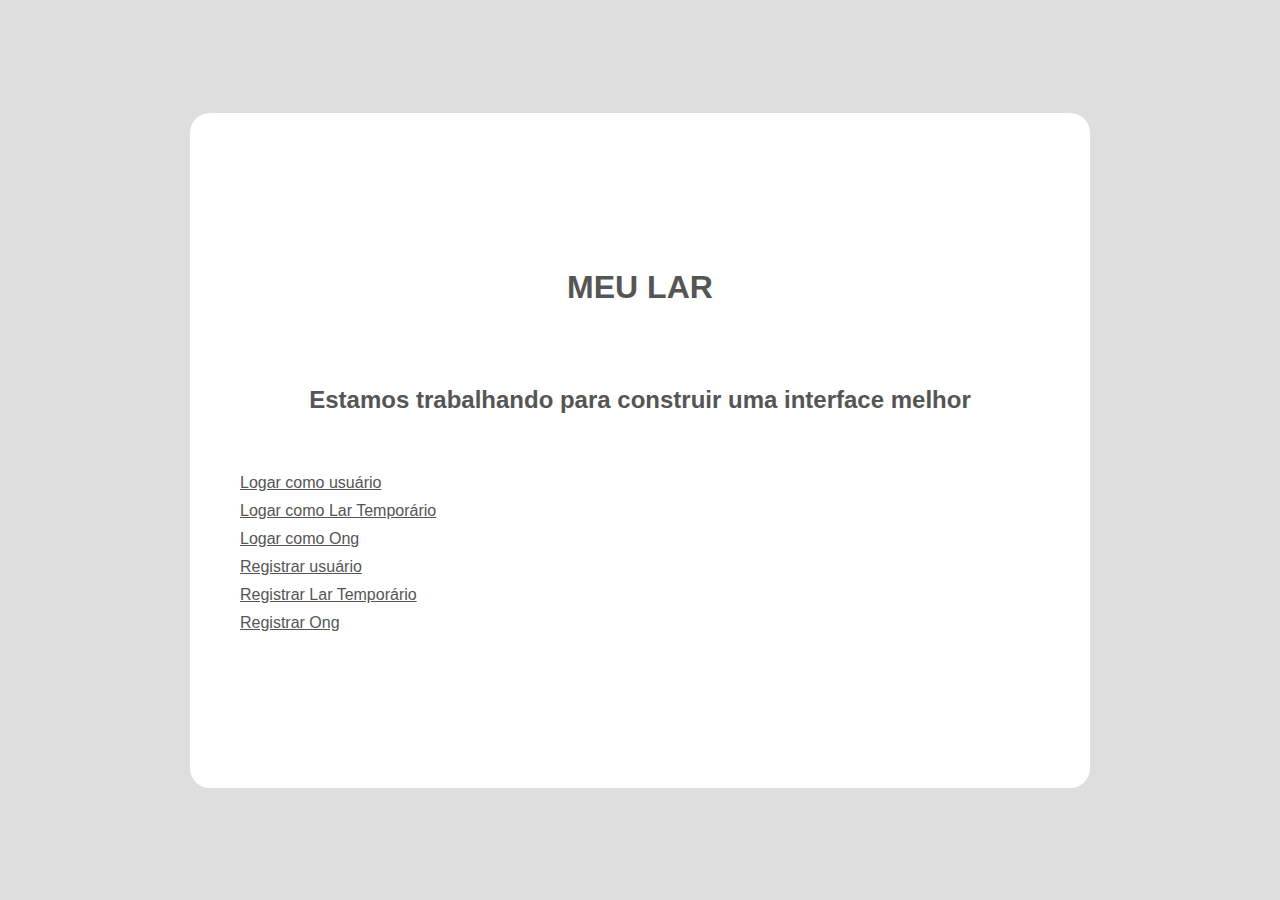
<file: index.html>
<!DOCTYPE html>
<html lang="pt-BR">
  <head>
    <meta charset="UTF-8" />
    <meta name="viewport" content="width=device-width, initial-scale=1.0" />

    <link rel="stylesheet" href="global.css" />
    <link rel="stylesheet" href="style.css" />
    <title>Meu Lar</title>
  </head>
  <body>
    <div id="content">
      <h1>MEU LAR</h1>
      <h2>Estamos trabalhando para construir uma interface melhor</h2>

      <p><a href="view/pages/login/">Logar como usuário</a></p>
      <p><a href="view/pages/loginLar/">Logar como Lar Temporário</a></p>
      <p><a href="view/pages/loginOng/">Logar como Ong</a></p>

      <p><a href="view/pages/register/">Registrar usuário</a></p>
      <p><a href="view/pages/registerLar/">Registrar Lar Temporário</a></p>
      <p><a href="view/pages/registerOng/">Registrar Ong</a></p>
    </div>
  </body>
</html>
</file>
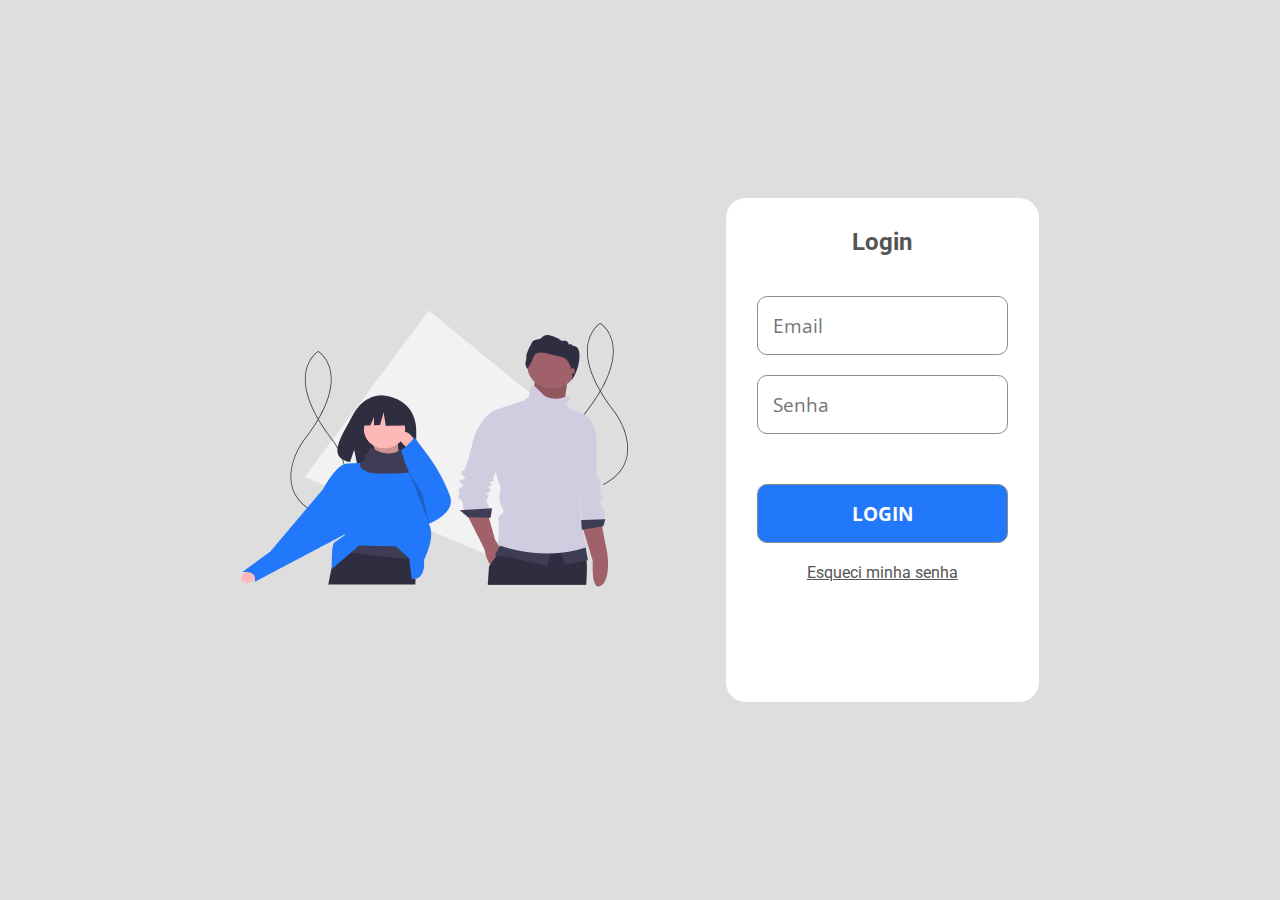
<file: view/pages/login/index.html>
<!DOCTYPE html>
<html lang="pt-BR">
  <head>
    <meta charset="UTF-8" />
    <meta name="viewport" content="width=device-width, initial-scale=1.0" />

    <link rel="stylesheet" href="../../../global.css" />
    <link rel="stylesheet" href="style.css" />

    <title>Login</title>
  </head>
  <body>
    <section>
      <figure>
        <figcaption class="hidden">Login</figcaption>
        <img src="../../assets/cadastro_pessoas.png" alt="Cadastro" />
      </figure>

      <form method="POST">
        <h2>Login</h2>
        <div id="info">
          <label for="email" class="hidden">Email</label>
          <input type="email" placeholder="Email" id="email" />

          <label for="pass" class="hidden">Senha</label>
          <input type="password" placeholder="Senha" id="pass" />
        </div>

        <div id="buttonSubmit">
          <input type="submit" value="Login" id="loginButton" />
          <a href="../working/">Esqueci minha senha</a>
        </div>
      </form>
    </section>

    <div id="message" class="hidden" ></div>

    <script src="login.js"></script>
  </body>
</html>
</file>
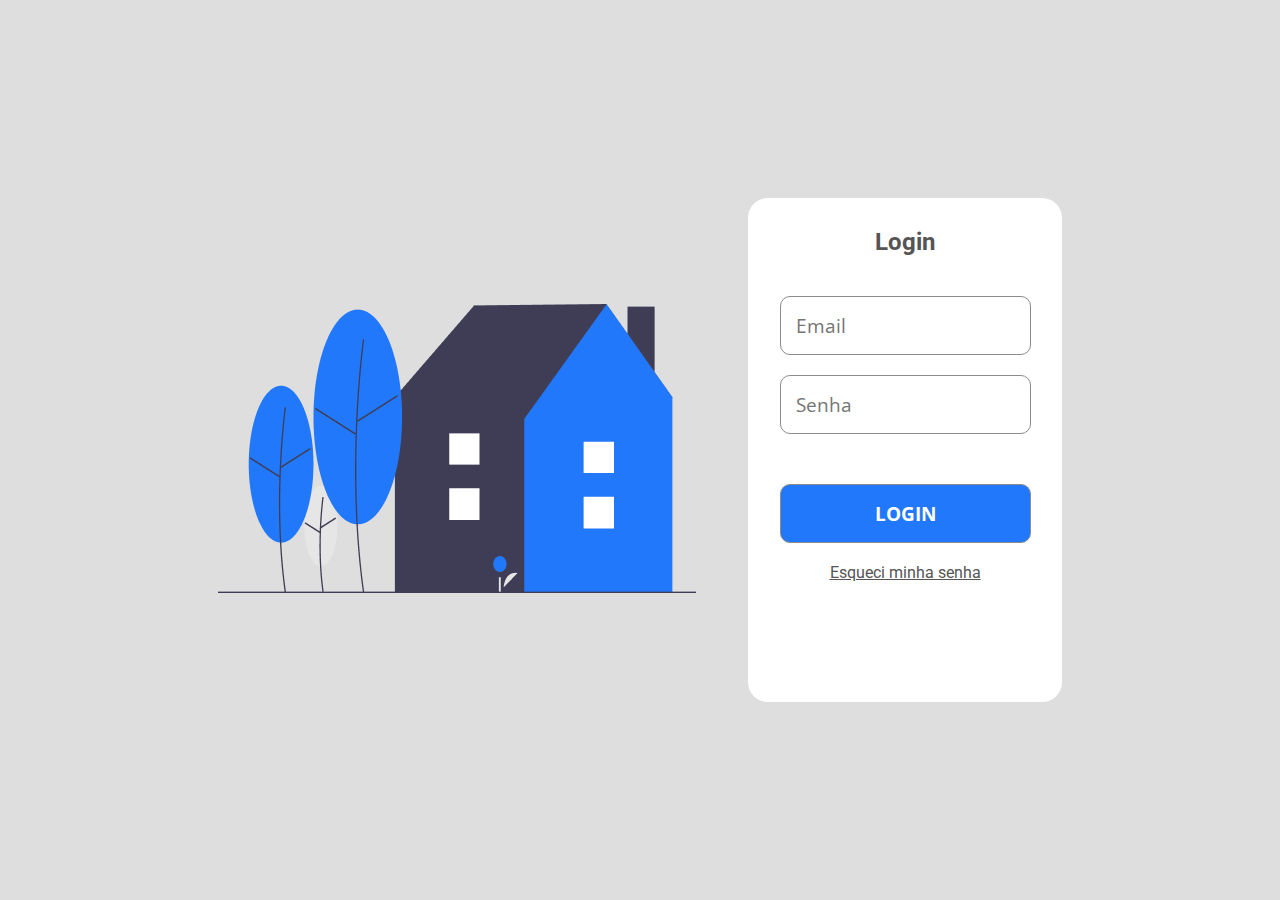
<file: view/pages/loginLar/index.html>
<!DOCTYPE html>
<html lang="pt-BR">
  <head>
    <meta charset="UTF-8" />
    <meta name="viewport" content="width=device-width, initial-scale=1.0" />

    <link rel="stylesheet" href="../../../global.css" />
    <link rel="stylesheet" href="style.css" />

    <title>Login</title>
  </head>
  <body>
    <section>
      <figure>
        <figcaption class="hidden">Lares</figcaption>
        <img src="../../assets/cadastro_lar.png" alt="Cadastro" />
      </figure>

      <form>
        <h2>Login</h2>
        <div id="info">
          <label for="email" class="hidden">Email</label>
          <input type="email" placeholder="Email" id="email" />

          <label for="pass" class="hidden">Senha</label>
          <input type="password" placeholder="Senha" id="pass" />
        </div>

        <div id="buttonSubmit">
          <input type="submit" value="Login" id="loginButton" />
          <a href="../working/">Esqueci minha senha</a>
        </div>
      </form>
    </section>

    <div id="message" class="hidden" ></div>

    <script src="login.js"></script>
  </body>
</html>
</file>
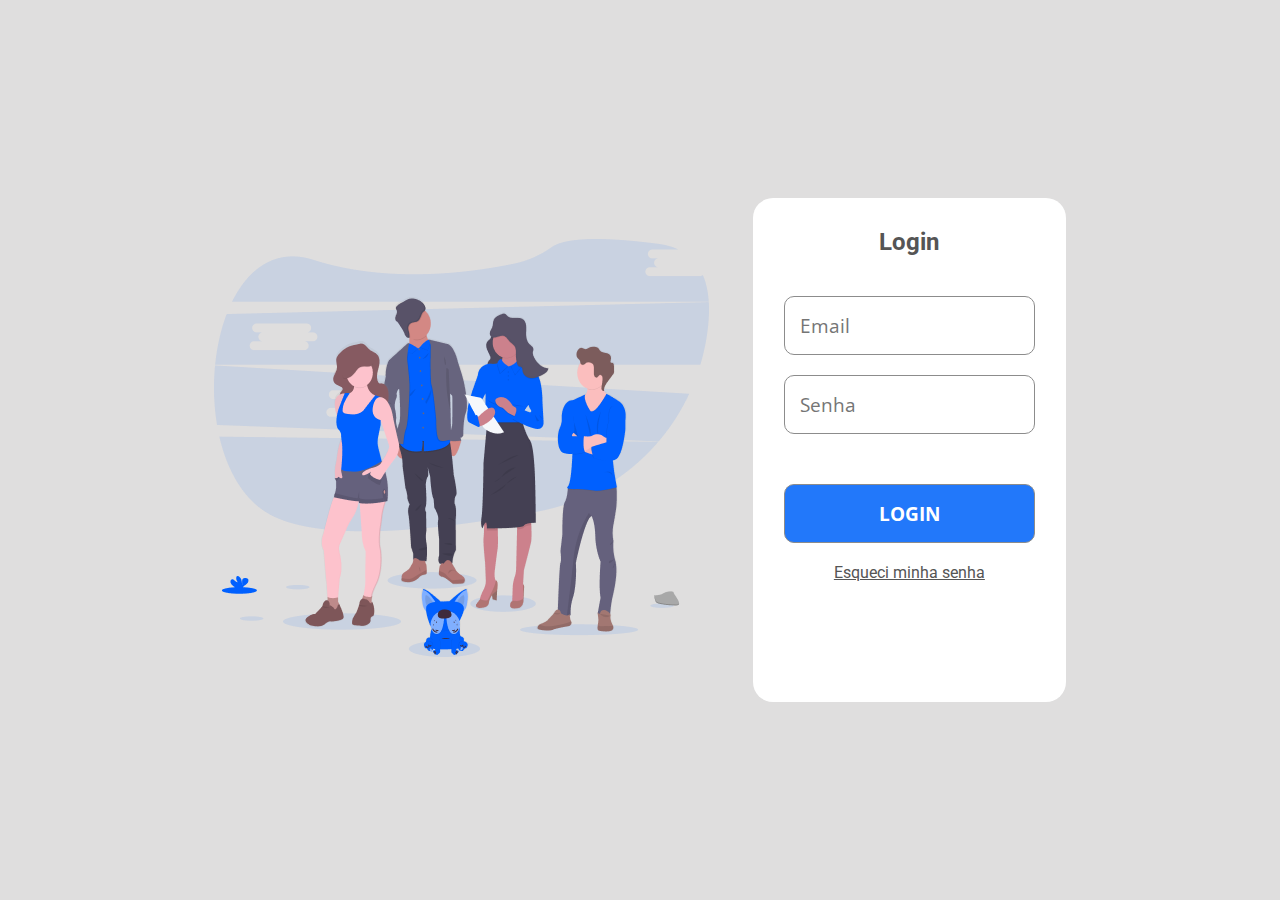
<file: view/pages/loginOng/index.html>
<!DOCTYPE html>
<html lang="pt-BR">
  <head>
    <meta charset="UTF-8" />
    <meta name="viewport" content="width=device-width, initial-scale=1.0" />

    <link rel="stylesheet" href="../../../global.css" />
    <link rel="stylesheet" href="style.css" />

    <title>Login</title>
  </head>
  <body>
    <section>
      <figure>
        <figcaption class="hidden">Login</figcaption>
        <img src="../../assets/cadastro_ong.png" alt="Cadastro" />
      </figure>

      <form method="POST">
        <h2>Login</h2>
        <div id="info">
          <label for="email" class="hidden">Email</label>
          <input type="email" placeholder="Email" id="email" />

          <label for="pass" class="hidden">Senha</label>
          <input type="password" placeholder="Senha" id="pass" />
        </div>

        <div id="buttonSubmit">
          <input type="submit" value="Login" id="loginButton" />
          <a href="../working/">Esqueci minha senha</a>
        </div>
      </form>
    </section>

    <div id="message" class="hidden" ></div>

    <script src="login.js"></script>
  </body>
</html>
</file>
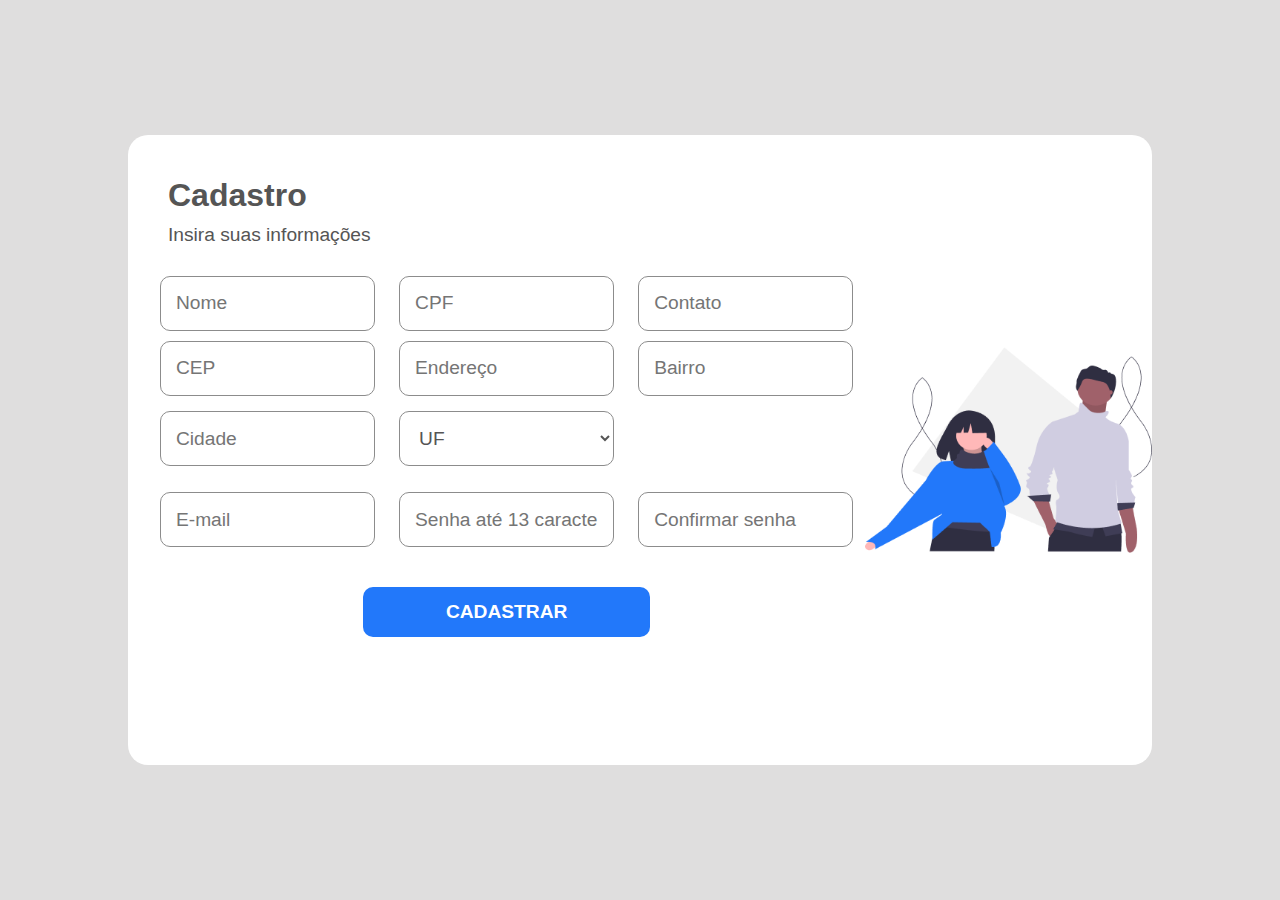
<file: view/pages/register/index.html>
<!DOCTYPE html>
<html lang="pt-BR">
  <head>
    <meta charset="UTF-8" />
    <meta name="viewport" content="width=device-width, initial-scale=1.0" />

    <link rel="stylesheet" href="../../../global.css" />
    <link rel="stylesheet" href="style.css" />

    <title>Cadastro</title>
  </head>

  <body>
    <div id="content">
      <form>
        <h1>Cadastro</h1>
        <p>Insira suas informações</p>
        <div id="account-main">
          <input type="text" placeholder="Nome" id="name" name="nome" />
          <input
            type="text"
            placeholder="CPF"
            id="cpf"
            name="cpf"
            maxlength="14"
          />
          <input
            type="text"
            placeholder="Contato"
            id="contact"
            maxlength="15"
          />
        </div>

        <div id="address">
          <input type="text" placeholder="CEP" id="cep" maxlength="9" />
          <input type="text" placeholder="Endereço" id="street" />
          <input type="text" placeholder="Bairro" id="neighborhood" />
          <input type="text" placeholder="Cidade" id="city" />
          <select id="uf">
            <option value="none">UF</option>
          </select>
        </div>

        <div id="account-info">
          <input type="email" id="email" placeholder="E-mail" />
          <input
            type="password"
            id="pass"
            placeholder="Senha até 13 caracteres"
            maxlength="13"
          />
          <input
            type="password"
            placeholder="Confirmar senha"
            maxlength="13"
            id="passConfirm"
          />
        </div>

        <input type="submit" value="Cadastrar" id="submit" />
      </form>

      <img src="../../assets/cadastro_pessoas.png" alt="Cadastro" />
    </div>

    <div id="message" class="hidden" ></div>

    <script src="../../components/functions/getInfo.js"></script>
    <script src="../../components/functions/validation.js"></script>
    <script src="../../components/functions/masks.js"></script>
    <script src="register.js"></script>
  </body>
</html>
</file>
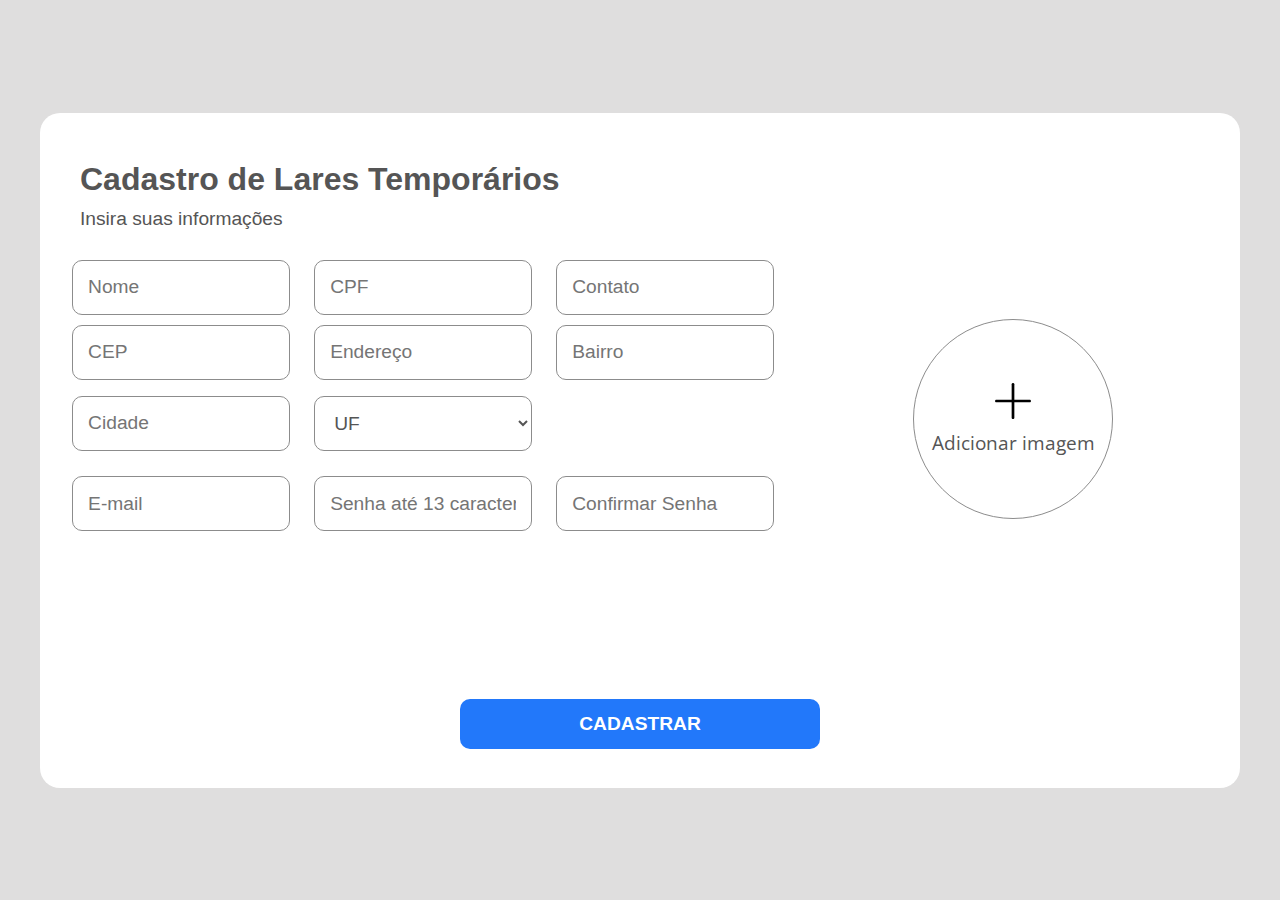
<file: view/pages/registerLar/index.html>
<!DOCTYPE html>
<html lang="pt-BR">
  <head>
    <meta charset="UTF-8" />
    <meta name="viewport" content="width=device-width, initial-scale=1.0" />

    <link rel="stylesheet" href="../../../global.css" />
    <link rel="stylesheet" href="style.css" />

    <title>Cadastro</title>
  </head>

  <body>
    <div id="content">
      <form>
        <div id="aside-left">
          <h1>Cadastro de Lares Temporários</h1>
          <p>Insira suas informações</p>
          <div id="account-main">
            <input type="text" placeholder="Nome" id="name" required />
            <input
              type="text"
              placeholder="CPF"
              id="cpf"
              required
              maxlength="14"
            />
            <input
              type="text"
              placeholder="Contato"
              id="contact"
              required
              maxlength="15"
            />
          </div>

          <div id="address">
            <input
              type="text"
              placeholder="CEP"
              id="cep"
              required
              maxlength="9"
            />
            <input type="text" placeholder="Endereço" id="street" required />
            <input
              type="text"
              placeholder="Bairro"
              id="neighborhood"
              required
            />
            <input type="text" placeholder="Cidade" id="city" required />
            <select id="uf">
              <option value="none">UF</option>
            </select>
          </div>

          <div id="account-info">
            <input type="email" id="email" placeholder="E-mail" required />
            <input
              type="password"
              id="pass"
              placeholder="Senha até 13 caracteres"
              maxlength="13"
              required
            />
            <input
              type="password"
              id="passConfirm"
              placeholder="Confirmar Senha"
              maxlength="13"
              required
            />
          </div>
        </div>

        <div id="aside-rigth">
          <div id="lateral">
            <label id="img" for="sendImg">
              <img src="../../assets/plus.svg" alt="Adicionar Imagem" />
              Adicionar imagem
            </label>
            <input type="file" id="sendImg"  name="imagem"  />
          </div>
        </div>
      </form>
      <input type="submit" value="Cadastrar" id="send" />
    </div>

    <div id="message" class="hidden"></div>

    <script src="../../components/functions/getInfo.js"></script>
    <script src="../../components/functions/validation.js"></script>
    <script src="../../components/functions/masks.js"></script>
    <script src="registerLar.js"></script>
  </body>
</html>
</file>
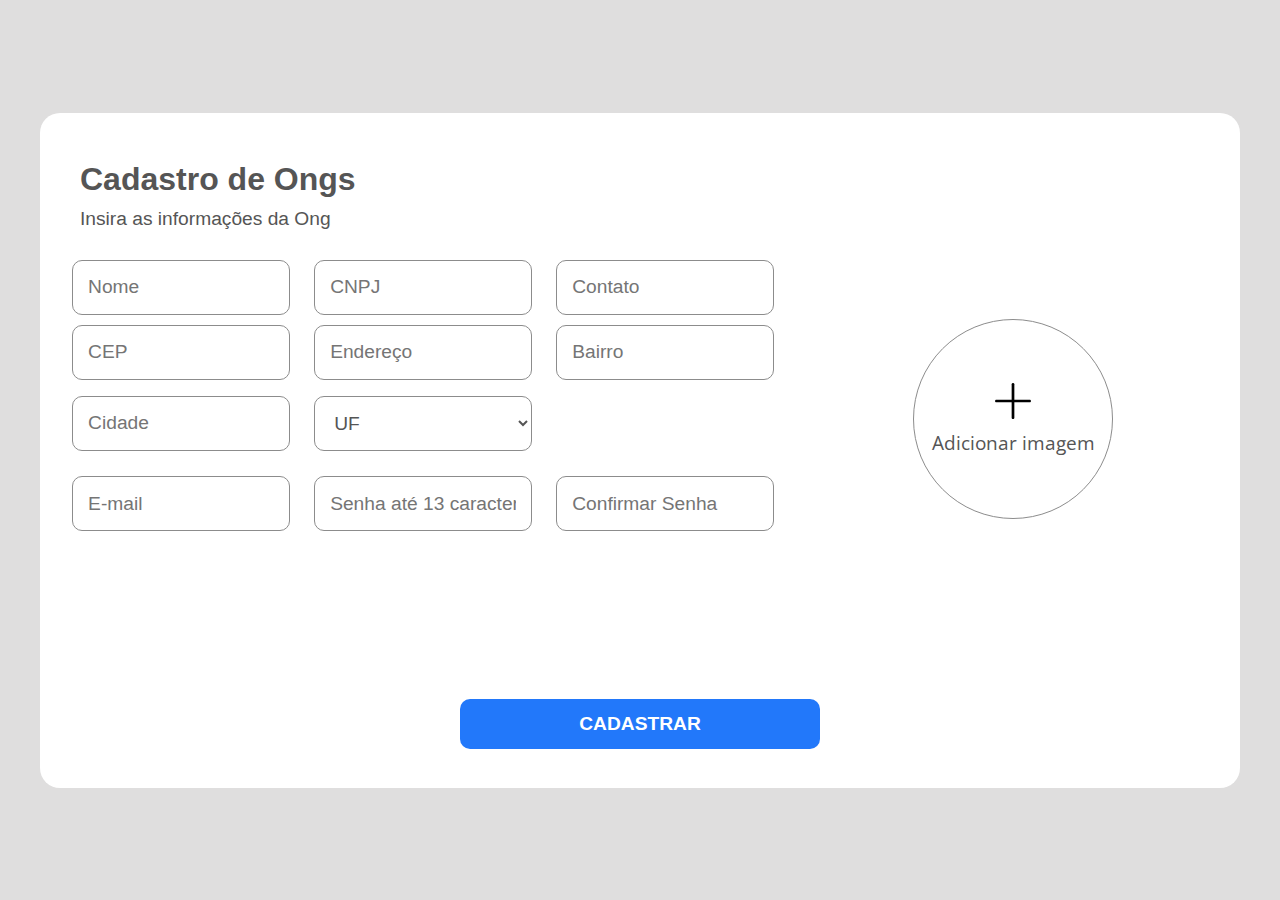
<file: view/pages/registerOng/index.html>
<!DOCTYPE html>
<html lang="pt-BR">
  <head>
    <meta charset="UTF-8" />
    <meta name="viewport" content="width=device-width, initial-scale=1.0" />

    <link rel="stylesheet" href="../../../global.css" />
    <link rel="stylesheet" href="style.css" />

    <title>Cadastro</title>
  </head>

  <body>
    <div id="content">
      <form action="">
        <div id="aside-left">
          <h1>Cadastro de Ongs</h1>
          <p>Insira as informações da Ong</p>
          <div id="account-main">
            <input type="text" placeholder="Nome" id="name" required />
            <input
              type="text"
              placeholder="CNPJ"
              id="cnpj"
              maxlength="18"
              required
            />
            <input
              type="text"
              placeholder="Contato"
              id="contact"
              required
              maxlength="15"
            />
          </div>

          <div id="address">
            <input
              type="text"
              placeholder="CEP"
              id="cep"
              required
              maxlength="9"
            />
            <input type="text" placeholder="Endereço" id="street" required />
            <input
              type="text"
              placeholder="Bairro"
              id="neighborhood"
              required
            />
            <input type="text" placeholder="Cidade" id="city" required />
            <select id="uf">
              <option value="none">UF</option>
            </select>
          </div>

          <div id="account-info">
            <input type="email" id="email" placeholder="E-mail" required />
            <input
              type="password"
              id="pass"
              placeholder="Senha até 13 caracteres"
              maxlength="13"
              required
            />
            <input
              type="password"
              id="passConfirm"
              placeholder="Confirmar Senha"
              maxlength="13"
              required
            />
          </div>
        </div>

        <div id="aside-rigth">
          <div id="lateral">
            <label id="img" for="sendImg">
              <img src="../../assets/plus.svg" alt="Adicionar Imagem" />
              Adicionar imagem
            </label>
            <input type="file" id="sendImg" name="imagem" />
          </div>
        </div>
      </form>
      <input type="submit" value="Cadastrar" id="send" />
    </div>

    <div id="message" class="hidden"></div>

    <script src="../../components/functions/getInfo.js"></script>
    <script src="../../components/functions/validation.js"></script>
    <script src="../../components/functions/masks.js"></script>
    <script src="registerOng.js"></script>
  </body>
</html>
</file>
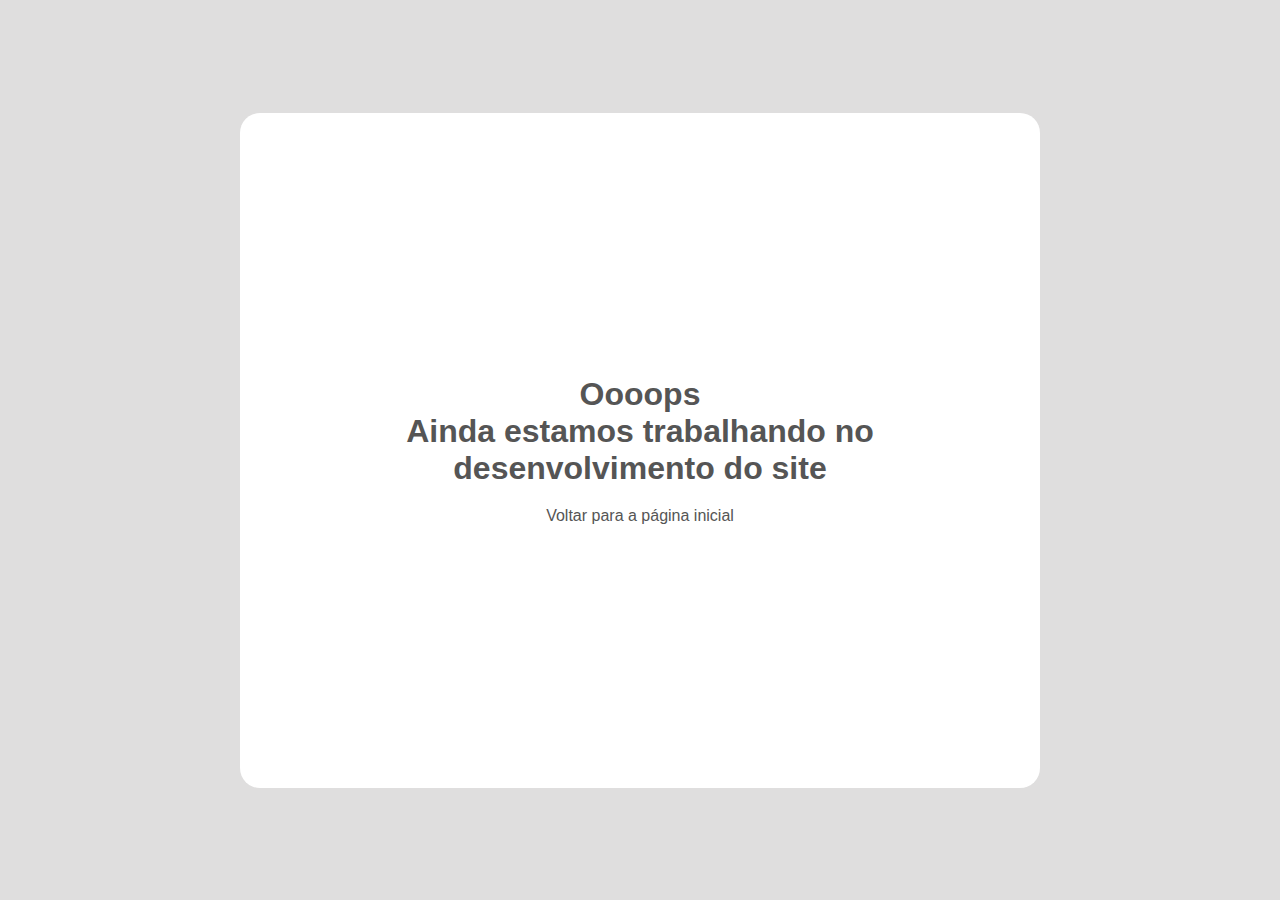
<file: view/pages/working/index.html>
<!DOCTYPE html>
<html lang="pt-BR">
  <head>
    <meta charset="UTF-8" />
    <meta name="viewport" content="width=device-width, initial-scale=1.0" />

    <link rel="stylesheet" href="style.css">
    <title>Ooops</title>
  </head>
  <body>
    <div id="content">
      <h1>Oooops</h1>
      <h1>Ainda estamos trabalhando no desenvolvimento do site</h1>

      <a href="../../../">Voltar para a página inicial</a>
    </div>
  </body>
</html>
</file>
<file: global.css>
@import url("https://fonts.googleapis.com/css2?family=Open+Sans&family=Roboto:wght@400;500;700&display=swap");

:root {
  --bg-color: #dfdede;
  --bg-form-color: #fff;
  --border: 1px solid #8c8c8c;
  --button-bg: #2278fa;
  --button-bg-hover: #3f88f7;
  --primary-color: #555555;
  --secondary-color: #fff;
}

* {
  margin: 0;
  top: 0;
  box-sizing: border-box;
}

body {
  background: var(--bg-color);
}

input:-webkit-autofill {
  -webkit-box-shadow: 0 0 0 30px #fff inset;
}

input:-webkit-autofill {
  -webkit-text-fill-color: var(--primary-color) !important;
}

.is-invalid {
  border: 1px solid #f00 !important;
}

.is-valid {
  border: 1px solid #24fa24 !important;
}

a:hover {
  text-decoration: underline;
}
</file>
<file: style.css>
body {
  width: 100vw;
  height: 100vh;

  display: flex;
  flex-direction: column;
  justify-content: center;
  align-items: center;
}

#content {
  width: 100%;
  max-width: 900px;

  height: 75%;

  background-color: var(--bg-form-color);
  border-radius: 20px;

  display: flex;
  flex-direction: column;
  justify-content: center;
}

h1 {
    color: var(--primary-color);
    font-size: 2rem;
    font-family: "Open-Sans", sans-serif;
    text-align: center;
    margin-bottom: 80px;
}

h2 {
    color: var(--primary-color);
    font-size: 1.5rem;
    font-family: "Open-Sans", sans-serif;
    text-align: center;
    margin-bottom: 50px;
}

p {
    
    font-size: 1rem;
    font-family: "Open-Sans", sans-serif;
    margin-top: 10px;
    
    margin-left: 50px;
}

a {
    color: var(--primary-color);
}
</file>
<file: view/pages/login/style.css>
.hidden {
  display: none;
}

body {
  background: var(--bg-color);
  height: 100vh;
  display: flex;
  align-items: center;
  justify-content: center;
}

section {
  width: 70%;
  display: flex;
  height: 80%;
  /* position: absolute;
  top: 50%;
  left: 50%;
  transform: translate(-50%, -50%); */
  border-radius: 20px;
  justify-content: space-around;
  align-items: center;
}

section form {
  background: var(--bg-form-color);
  height: 70%;
  border-radius: 20px;
  display: flex;
  flex-direction: column;
  width: 35%;
  align-items: center;
}

section form #info,
section form #buttonSubmit {
  display: flex;
  flex-direction: column;
  width: 100%;
  align-items: center;
}

section form h2 {
  text-align: center;
  margin: 30px 0;
  font-family: Roboto, sans-serif;
  font-weight: medium;
  color: var(--primary-color);
}

section form input {
  width: 80%;
  padding: 15px;
  margin: 10px 0;
  border: var(--border);
  border-radius: 10px;
  font-size: 1.2rem;
  outline: none;
  font-family: "Open Sans", sans-serif;
  color: var(--primary-color);
}

section form input[type="submit"] {
  background: var(--button-bg);
  color: #fff;
  text-transform: uppercase;
  font-weight: bold;
  cursor: pointer;
  margin-top: 40px;
}

section form a {
  color: var(--primary-color);
  margin-top: 10px;
  font-family: Roboto, sans-serif;
}

#message {
  position: absolute;
  top: 5px;
  left: 0;
  width: 18%;
  height: 5vh;
  line-height: 5vh;
  background: #fff;
  font-family: "Open-Sans", sans-serif;
  padding-left: 15px;
  color: var(--primary-color);
  animation: fadeIn 0.5s;
  border-radius: 8px;
}

@keyframes fadeIn {
  0% {
    left: -500px;
  }

  100% {
    left: 0;
  }
}

@keyframes fadeOut {
  0% {
    left: 0px;
  }

  100% {
    left: -500px;
  }
}

div#message.success {
  color: var(--primary-color);
}

div#message.error {
  color: #f00;
}

@media (max-width: 648px) {
  section {
    width: 100vw;
    height: 100vh;

    display: flex;
    flex-direction: column;
    justify-content: center;
    align-items: center;
  }

  section figure {
    display: flex;
    justify-content: center;
    align-items: center;
  }

  section figure img {
    width: 70%;
  }

  section form {
    width: 100%;
    height: 85%;

    display: flex;
    justify-content: space-around;
    align-items: center;
  }

  section form h2 {
    font-size: 2rem;
    margin-top: 50px;
  }

  section form #info {
    height: 50%;
    width: 100%;
    display: flex;
    flex-direction: column;
    align-items: center;
  }

  section form #buttonSubmit {
    height: 40%;
    width: 100%;
    display: flex;
    flex-direction: column;
    align-items: center;
  }
}
</file>
<file: view/pages/loginLar/style.css>
.hidden {
  display: none;
}

body {
  background: var(--bg-color);
}

section {
  width: 70%;
  display: flex;
  height: 80vh;
  position: absolute;
  top: 50%;
  left: 50%;
  transform: translate(-50%, -50%);
  border-radius: 20px;
  justify-content: space-around;
  align-items: center;
}

section form {
  background: var(--bg-form-color);
  height: 70%;
  border-radius: 20px;
  display: flex;
  flex-direction: column;
  width: 35%;
  align-items: center;
}

section form #info, section form #buttonSubmit {
  display: flex;
  flex-direction: column;
  width: 100%;
  align-items: center;
}

section form h2 {
  text-align: center;
  margin: 30px 0;
  font-family: Roboto, sans-serif;
  font-weight: medium;
  color: var(--primary-color);
}

section form input {
  width: 80%;
  padding: 15px;
  margin: 10px 0;
  border: var(--border);
  border-radius: 10px;
  font-size: 1.2rem;
  outline: none;
  font-family: "Open Sans", sans-serif;
  color: var(--primary-color);
}

section form input[type="submit"] {
  background: var(--button-bg);
  color: #fff;
  text-transform: uppercase;
  font-weight: bold;
  cursor: pointer;
  margin-top: 40px;
}

section form a {
  color: var(--primary-color);
  margin-top: 10px;
  font-family: Roboto, sans-serif;
}

#message {
  position: absolute;
  top: 5px;
  left: 0;
  width: 18%;
  height: 5vh;
  line-height: 5vh;
  background: #fff;
  font-family: "Open-Sans", sans-serif;
  padding-left: 15px;
  color: var(--primary-color);
  animation: fadeIn 0.5s;
  border-radius: 8px;
}

@keyframes fadeIn {
  0% {
    left: -500px;
  }

  100% {
    left: 0;
  }
}

@keyframes fadeOut {
  0% {
    left: 0px;
  }

  100% {
    left: -500px;
  }
}

div#message.success {
  color: var(--primary-color);
}

div#message.error {
  color: #f00;
}

@media (max-width: 640px) {
  section {
    width: 100vw;
    height: 100vh;

    display: flex;
    flex-direction: column;
    justify-content: center;
    align-items: center;
  }

  section figure {
    display: flex;
    justify-content: center;
    align-items: center;
  }

  section figure img {
    width: 70%;
  }

  section form {
    width: 100%;
    height: 85%;

    display: flex;
    justify-content: space-around;
    align-items: center;
  }

  section form h2 {
    font-size: 2rem;
    margin-top: 50px;
  }

  section form #info {
    height: 50%;
    width: 100%;
    display: flex;
    flex-direction: column;
    align-items: center;
  }

  section form #buttonSubmit {
    height: 40%;
    width: 100%;
    display: flex;
    flex-direction: column;
    align-items: center;
  }
}
</file>
<file: view/pages/loginOng/style.css>
.hidden {
  display: none;
}

body {
  background: var(--bg-color);
}

section {
  width: 70%;
  display: flex;
  height: 80vh;
  position: absolute;
  top: 50%;
  left: 50%;
  transform: translate(-50%, -50%);
  border-radius: 20px;
  justify-content: space-around;
  align-items: center;
}

section form {
  background: var(--bg-form-color);
  height: 70%;
  border-radius: 20px;
  display: flex;
  flex-direction: column;
  width: 35%;
  align-items: center;
}

section form #info, section form #buttonSubmit {
  display: flex;
  flex-direction: column;
  width: 100%;
  align-items: center;
}

section form h2 {
  text-align: center;
  margin: 30px 0;
  font-family: Roboto, sans-serif;
  font-weight: medium;
  color: var(--primary-color);
}

section form input {
  width: 80%;
  padding: 15px;
  margin: 10px 0;
  border: var(--border);
  border-radius: 10px;
  font-size: 1.2rem;
  outline: none;
  font-family: "Open Sans", sans-serif;
  color: var(--primary-color);
}

section form input[type="submit"] {
  background: var(--button-bg);
  color: #fff;
  text-transform: uppercase;
  font-weight: bold;
  cursor: pointer;
  margin-top: 40px;
}

section form a {
  color: var(--primary-color);
  margin-top: 10px;
  font-family: Roboto, sans-serif;
}


#message {
  position: absolute;
  top: 5px;
  left: 0;
  width: 18%;
  height: 5vh;
  line-height: 5vh;
  background: #fff;
  font-family: "Open-Sans", sans-serif;
  padding-left: 15px;
  color: var(--primary-color);
  animation: fadeIn 0.5s;
  border-radius: 8px;
}

@keyframes fadeIn {
  0% {
    left: -500px;
  }

  100% {
    left: 0;
  }
}

@keyframes fadeOut {
  0% {
    left: 0px;
  }

  100% {
    left: -500px;
  }
}

div#message.success {
  color: var(--primary-color);
}

div#message.error {
  color: #f00;
}

@media (max-width: 640px) {
  section {
    width: 100vw;
    height: 100vh;

    display: flex;
    flex-direction: column;
    justify-content: center;
    align-items: center;
  }

  section figure {
    display: flex;
    justify-content: center;
    align-items: center;
  }

  section figure img {
    width: 70%;
  }

  section form {
    width: 100%;
    height: 85%;

    display: flex;
    justify-content: space-around;
    align-items: center;
  }

  section form h2 {
    font-size: 2rem;
    margin-top: 50px;
  }

  section form #info {
    height: 50%;
    width: 100%;
    display: flex;
    flex-direction: column;
    align-items: center;
  }

  section form #buttonSubmit {
    height: 40%;
    width: 100%;
    display: flex;
    flex-direction: column;
    align-items: center;
  }
}
</file>
<file: view/pages/register/style.css>
@import "../../../global.css";

.hidden {
  display: none;
}

body {
  width: 100vw;
  height: 100vh;

  display: flex;
  flex-direction: column;
  justify-content: center;
  align-items: center;
}

#content {
  width: 80%;
  max-width: 1100px;

  height: 70%;

  background-color: var(--bg-form-color);
  border-radius: 20px;

  display: flex;
  justify-content: space-around;
  align-items: center;
}

#content h1 {
  font-weight: medium;
  font-family: "Open-Sans", sans-serif;
  color: var(--primary-color);
  margin: 10px 0 0 20px;
}

#content p {
  color: var(--primary-color);
  font-family: "Open-Sans", sans-serif;
  margin: 10px 0 0 20px;
  font-size: 1.2rem;
}

#content form {
  width: 80%;
  max-width: 800px;
  margin-left: 20px;

  height: 90%;

  display: flex;
  flex-direction: column;
}

#content form #account-main {
  width: 100%;
  margin-top: 30px;
  display: flex;
  justify-content: space-around;
}

#content form #account-main input {
  width: 30%;
  height: 55px;
  border: var(--border);
  border-radius: 10px;
  font-size: 1.2rem;
  padding: 15px;
  outline: none;
  color: var(--primary-color);
  font-family: "Open-Sans", sans-serif;
}

#content form #address {
  width: 100%;
  height: 25%;
  margin-top: 10px;
  display: flex;
  flex-wrap: wrap;
  justify-content: space-around;
}

#content form #address::after {
  content: "";
  flex: 0 0 30%;
}

#content form #address input,
#content form #address select {
  width: 30%;
  height: 55px;
  border: var(--border);
  border-radius: 10px;
  font-size: 1.2rem;
  padding: 15px;
  outline: none;
  color: var(--primary-color);
  font-family: "Open-Sans", sans-serif;
  background: #fff;
}

#content form #account-info {
  width: 100%;
  margin-top: 10px;
  display: flex;
  justify-content: space-around;
}

#content form #account-info input {
  width: 30%;
  height: 55px;
  border: var(--border);
  border-radius: 10px;
  font-size: 1.2rem;
  padding: 15px;
  outline: none;
  color: var(--primary-color);
  font-family: "Open-Sans", sans-serif;
}

#content form input[type="submit"] {
  background: var(--button-bg);
  color: #fff;
  text-transform: uppercase;
  font-weight: bold;
  cursor: pointer;
  width: 40%;
  margin: 40px auto 0;
  height: 50px;
  border-radius: 10px;
  border: none;
  outline: none;
  transition: background 0.6s;
  font-size: 1.2rem;
}

#content form input[type="submit"]:hover {
  background: var(--button-bg-hover);
}

#content img {
  width: 28%;
}

#message {
  position: absolute;
  top: 5px;
  left: 0;
  width: 18%;
  height: 5vh;
  line-height: 5vh;
  background: #fff;
  font-family: "Open-Sans", sans-serif;
  padding-left: 15px;
  color: var(--primary-color);
  animation: fadeIn 0.5s;
  border-radius: 8px;
}

@keyframes fadeIn {
  0% {
    left: -500px;
  }

  100% {
    left: 0;
  }
}

@keyframes fadeOut {
  0% {
    left: 0px;
  }

  100% {
    left: -500px;
  }
}

div#message.success {
  color: var(--primary-color);
}

div#message.error {
  color: #f00;
}

@media (max-width: 640px) {
  body {
    background: #fff;
    display: initial;
  }

  #content {
    width: 100vw;
    height: 100vh;
    border-radius: 0;
  }

  #content form {
    width: 100%;
    margin-left: 0;
  }

  #content form div {
    flex-direction: column;
    align-items: center;
    justify-content: space-around;
  }

  #content form div#address {
    flex-wrap: nowrap;
    height: initial;
  }

  #content form #account-main input,
  #content form #address input,
  #content form #address select,
  #content form #account-info input {
    width: 80%;
    margin-top: 10px;
  }

  #content form input[type="submit"] {
    width: 80%;
    padding: 10px;
    margin-bottom: 20px;
  }

  #content img {
    display: none;
  }
}
</file>
<file: view/pages/registerLar/style.css>
@import "../../../global.css";

body {
  width: 100vw;
  height: 100vh;

  display: flex;
  flex-direction: column;
  justify-content: center;
  align-items: center;
}

.hidden {
  display: none;
}

#content {
  width: 100%;
  max-width: 1200px;

  height: 75%;

  background-color: var(--bg-form-color);
  border-radius: 20px;

  display: flex;
  flex-direction: column;
  justify-content: space-around;
  align-items: center;
}

#content h1 {
  font-weight: medium;
  font-family: "Open-Sans", sans-serif;
  color: var(--primary-color);
  margin: 10px 0 0 20px;
}

#content p {
  color: var(--primary-color);
  font-family: "Open-Sans", sans-serif;
  margin: 10px 0 0 20px;
  font-size: 1.2rem;
}

#content form {
  width: 100%;
  height: 70%;

  display: flex;
  justify-content: space-between;
  align-items: center;
}

#content form #account-main {
  width: 100%;
  margin-top: 30px;
  display: flex;
  justify-content: space-around;
}

#content form #account-main input {
  width: 30%;
  height: 55px;
  border: var(--border);
  border-radius: 10px;
  font-size: 1.2rem;
  padding: 15px;
  outline: none;
  color: var(--primary-color);
  font-family: "Open-Sans", sans-serif;
}

#content form #address {
  width: 100%;
  height: 30%;
  margin-top: 10px;
  display: flex;
  flex-wrap: wrap;
  justify-content: space-around;
}

#content form #address::after {
  content: "";
  flex: 0 0 30%;
}

#content form #address input,
#content form #address select {
  width: 30%;
  height: 55px;
  border: var(--border);
  border-radius: 10px;
  font-size: 1.2rem;
  padding: 15px;
  outline: none;
  color: var(--primary-color);
  font-family: "Open-Sans", sans-serif;
  background: #fff;
}

#content form #account-info {
  width: 100%;
  margin-top: 10px;
  display: flex;
  justify-content: space-around;
}

#content form #account-info input {
  width: 30%;
  height: 55px;
  border: var(--border);
  border-radius: 10px;
  font-size: 1.2rem;
  padding: 15px;
  outline: none;
  color: var(--primary-color);
  font-family: "Open-Sans", sans-serif;
}

#content input[type="submit"] {
  background: var(--button-bg);
  color: #fff;
  text-transform: uppercase;
  font-weight: bold;
  cursor: pointer;
  width: 30%;
  height: 50px;
  border-radius: 10px;
  border: none;
  outline: none;
  transition: background 0.6s;
  font-size: 1.2rem;
}

#content input[type="submit"]:hover {
  background: var(--button-bg-hover);
}

#content form > div {
  height: 100%;
}

#content form #aside-left {
  width: 80%;
  margin-left: 20px;
}

#content form #aside-rigth {
  width: 50%;
  display: flex;
  justify-content: center;
  align-items: center;
  margin-top: 65px;
  height: 70vh;
}

#lateral {
  display: flex;
  flex-direction: column;
  justify-content: space-around;
  align-items: center;
  height: 40vh;
  width: 50%;
}

#lateral input[type="file"] {
  display: none;
}

#lateral #img {
  width: 200px;
  height: 200px;
  border-radius: 50%;
  border: var(--border);
  display: flex;
  flex-direction: column;
  justify-content: center;
  align-items: center;
}

#lateral #img img {
  margin-bottom: 10px;
  width: 20%;
}

#lateral label {
  border: var(--border);
  background-color: #fff;
  padding: 8px;
  font-size: 1.2rem;
  border-radius: 10px;
  font-family: "Open Sans", sans-serif;
  color: var(--primary-color);
  cursor: pointer;
  outline: none;
  width: 20vw;
  text-align: center;
}

#lateral label[for="sendImg"] {
  height: 20vh;
}

#lateral #img img.widthImg {
  width: 120px;
  background-size: cover;
}

#message {
  position: absolute;
  top: 5px;
  left: 0;
  width: 18%;
  height: 5vh;
  line-height: 5vh;
  background: #fff;
  font-family: "Open-Sans", sans-serif;
  padding-left: 15px;
  color: var(--primary-color);
  animation: fadeIn 0.5s;
  border-radius: 8px;
}

@keyframes fadeIn {
  0% {
    left: -500px;
  }

  100% {
    left: 0;
  }
}

@keyframes fadeOut {
  0% {
    left: 0px;
  }

  100% {
    left: -500px;
  }
}

div#message.success {
  color: var(--primary-color);
}

div#message.error {
  color: #f00;
}

@media (max-width: 640px) {
  body {
    background: #fff;
    display: initial;
  }

  #content {
    height: 100%;
    border-radius: 0;
  }

  #content form {
    flex-direction: column;
    margin-left: 0;
  }

  #content form h1,
  #content form p {
    margin-left: 0;
  }

  #content form #aside-rigth {
    margin-top: 0;
    height: 36vh;
  }

  #content form #aside-left {
    margin: 0;
    width: 85%;
  }

  #lateral label {
    width: 90vw;
  }

  #lateral label[for="enviar"] {
    margin-bottom: 20px;
  }

  #content form div {
    flex-direction: column;
    align-items: center;
    justify-content: space-around;
  }

  #content form div#address {
    flex-wrap: nowrap;
    height: initial;
  }

  #content form #account-main input,
  #content form #address input,
  #content form #address select,
  #content form #account-info input {
    width: 100%;
    margin-top: 10px;
  }

  #content input[type="submit"] {
    width: 80%;
    padding: 10px;
    margin-bottom: 20px;
  }
}
</file>
<file: view/pages/registerOng/style.css>
@import "../../../global.css";

body {
  width: 100vw;
  height: 100vh;

  display: flex;
  flex-direction: column;
  justify-content: center;
  align-items: center;
}

.hidden {
  display: none;
}

#content {
  width: 100%;
  max-width: 1200px;

  height: 75%;

  background-color: var(--bg-form-color);
  border-radius: 20px;

  display: flex;
  flex-direction: column;
  justify-content: space-around;
  align-items: center;
}

#content h1 {
  font-weight: medium;
  font-family: "Open-Sans", sans-serif;
  color: var(--primary-color);
  margin: 10px 0 0 20px;
}

#content p {
  color: var(--primary-color);
  font-family: "Open-Sans", sans-serif;
  margin: 10px 0 0 20px;
  font-size: 1.2rem;
}

#content form {
  width: 100%;
  height: 70%;

  display: flex;
  justify-content: space-between;
  align-items: center;
}

#content form #account-main {
  width: 100%;
  margin-top: 30px;
  display: flex;
  justify-content: space-around;
}

#content form #account-main input {
  width: 30%;
  height: 55px;
  border: var(--border);
  border-radius: 10px;
  font-size: 1.2rem;
  padding: 15px;
  outline: none;
  color: var(--primary-color);
  font-family: "Open-Sans", sans-serif;
}

#content form #address {
  width: 100%;
  height: 30%;
  margin-top: 10px;
  display: flex;
  flex-wrap: wrap;
  justify-content: space-around;
}

#content form #address::after {
  content: "";
  flex: 0 0 30%;
}

#content form #address input,
#content form #address select {
  width: 30%;
  height: 55px;
  border: var(--border);
  border-radius: 10px;
  font-size: 1.2rem;
  padding: 15px;
  outline: none;
  color: var(--primary-color);
  font-family: "Open-Sans", sans-serif;
  background: #fff;
}

#content form #account-info {
  width: 100%;
  margin-top: 10px;
  display: flex;
  justify-content: space-around;
}

#content form #account-info input {
  width: 30%;
  height: 55px;
  border: var(--border);
  border-radius: 10px;
  font-size: 1.2rem;
  padding: 15px;
  outline: none;
  color: var(--primary-color);
  font-family: "Open-Sans", sans-serif;
}

#content input[type="submit"] {
  background: var(--button-bg);
  color: #fff;
  text-transform: uppercase;
  font-weight: bold;
  cursor: pointer;
  width: 30%;
  height: 50px;
  border-radius: 10px;
  border: none;
  outline: none;
  transition: background 0.6s;
  font-size: 1.2rem;
}

#content input[type="submit"]:hover {
  background: var(--button-bg-hover);
}

#content form > div {
  height: 100%;
}

#content form #aside-left {
  width: 80%;
  margin-left: 20px;
}

#content form #aside-rigth {
  width: 50%;
  display: flex;
  justify-content: center;
  align-items: center;
  margin-top: 65px;
  height: 70vh;
}

#lateral {
  display: flex;
  flex-direction: column;
  justify-content: space-around;
  align-items: center;
  height: 40vh;
  width: 50%;
}

#lateral input[type="file"] {
  display: none;
}

#lateral #img {
  width: 200px;
  height: 200px;
  border-radius: 50%;
  border: var(--border);
  display: flex;
  flex-direction: column;
  justify-content: center;
  align-items: center;
}

#lateral #img img {
  margin-bottom: 10px;
  width: 20%;
}

#lateral label {
  border: var(--border);
  background-color: #fff;
  padding: 10px;
  font-size: 1.2rem;
  border-radius: 10px;
  font-family: "Open Sans", sans-serif;
  color: var(--primary-color);
  cursor: pointer;
  outline: none;
  width: 25vw;
  text-align: center;
}

#lateral label[for="sendImg"] {
  height: 20vh;
}

#lateral #img img.widthImg {
  width: 120px;
  background-size: cover;
}

#message {
  position: absolute;
  top: 5px;
  left: 0;
  width: 18%;
  height: 5vh;
  line-height: 5vh;
  background: #fff;
  font-family: "Open-Sans", sans-serif;
  padding-left: 15px;
  color: var(--primary-color);
  animation: fadeIn 0.5s;
  border-radius: 8px;
}

@keyframes fadeIn {
  0% {
    left: -500px;
  }

  100% {
    left: 0;
  }
}

@keyframes fadeOut {
  0% {
    left: 0px;
  }

  100% {
    left: -500px;
  }
}

div#message.success {
  color: var(--primary-color);
}

div#message.error {
  color: #f00;
}

@media (max-width: 640px) {
  body {
    background: #fff;
    display: initial;
  }

  #content {
    height: 100%;
    border-radius: 0;
  }

  #content form {
    flex-direction: column;
    margin-left: 0;
  }

  #content form h1,
  #content form p {
    margin-left: 0;
  }

  #content form #aside-rigth {
    margin-top: 0;
    height: 36vh;
  }

  #content form #aside-left {
    margin: 0;
    width: 85%;
  }

  #lateral label {
    width: 90vw;
  }

  #content form div {
    flex-direction: column;
    align-items: center;
    justify-content: space-around;
  }

  #content form div#address {
    flex-wrap: nowrap;
    height: initial;
  }

  #content form #account-main input,
  #content form #address input,
  #content form #address select,
  #content form #account-info input {
    width: 100%;
    margin-top: 10px;
  }

  #content input[type="submit"] {
    width: 80%;
    padding: 10px;
    margin-bottom: 20px;
  }
}
</file>
<file: view/pages/working/style.css>
@import "../../../global.css";

body {
  width: 100vw;
  height: 100vh;

  display: flex;
  flex-direction: column;
  justify-content: center;
  align-items: center;
}

#content {
  width: 100%;
  max-width: 800px;

  height: 75%;

  background-color: var(--bg-form-color);
  border-radius: 20px;

  display: flex;
  flex-direction: column;
  justify-content: center;
  align-items: center;
}

h1 {
    color: var(--primary-color);
    font-size: 2rem;
    font-family: "Open-Sans", sans-serif;
    text-align: center;
    width: 70%;
}

a {
    color: var(--primary-color);
    font-size: 1rem;
    font-family: "Open-Sans", sans-serif;
    margin-top: 20px;
    text-decoration: none;
}
</file>
